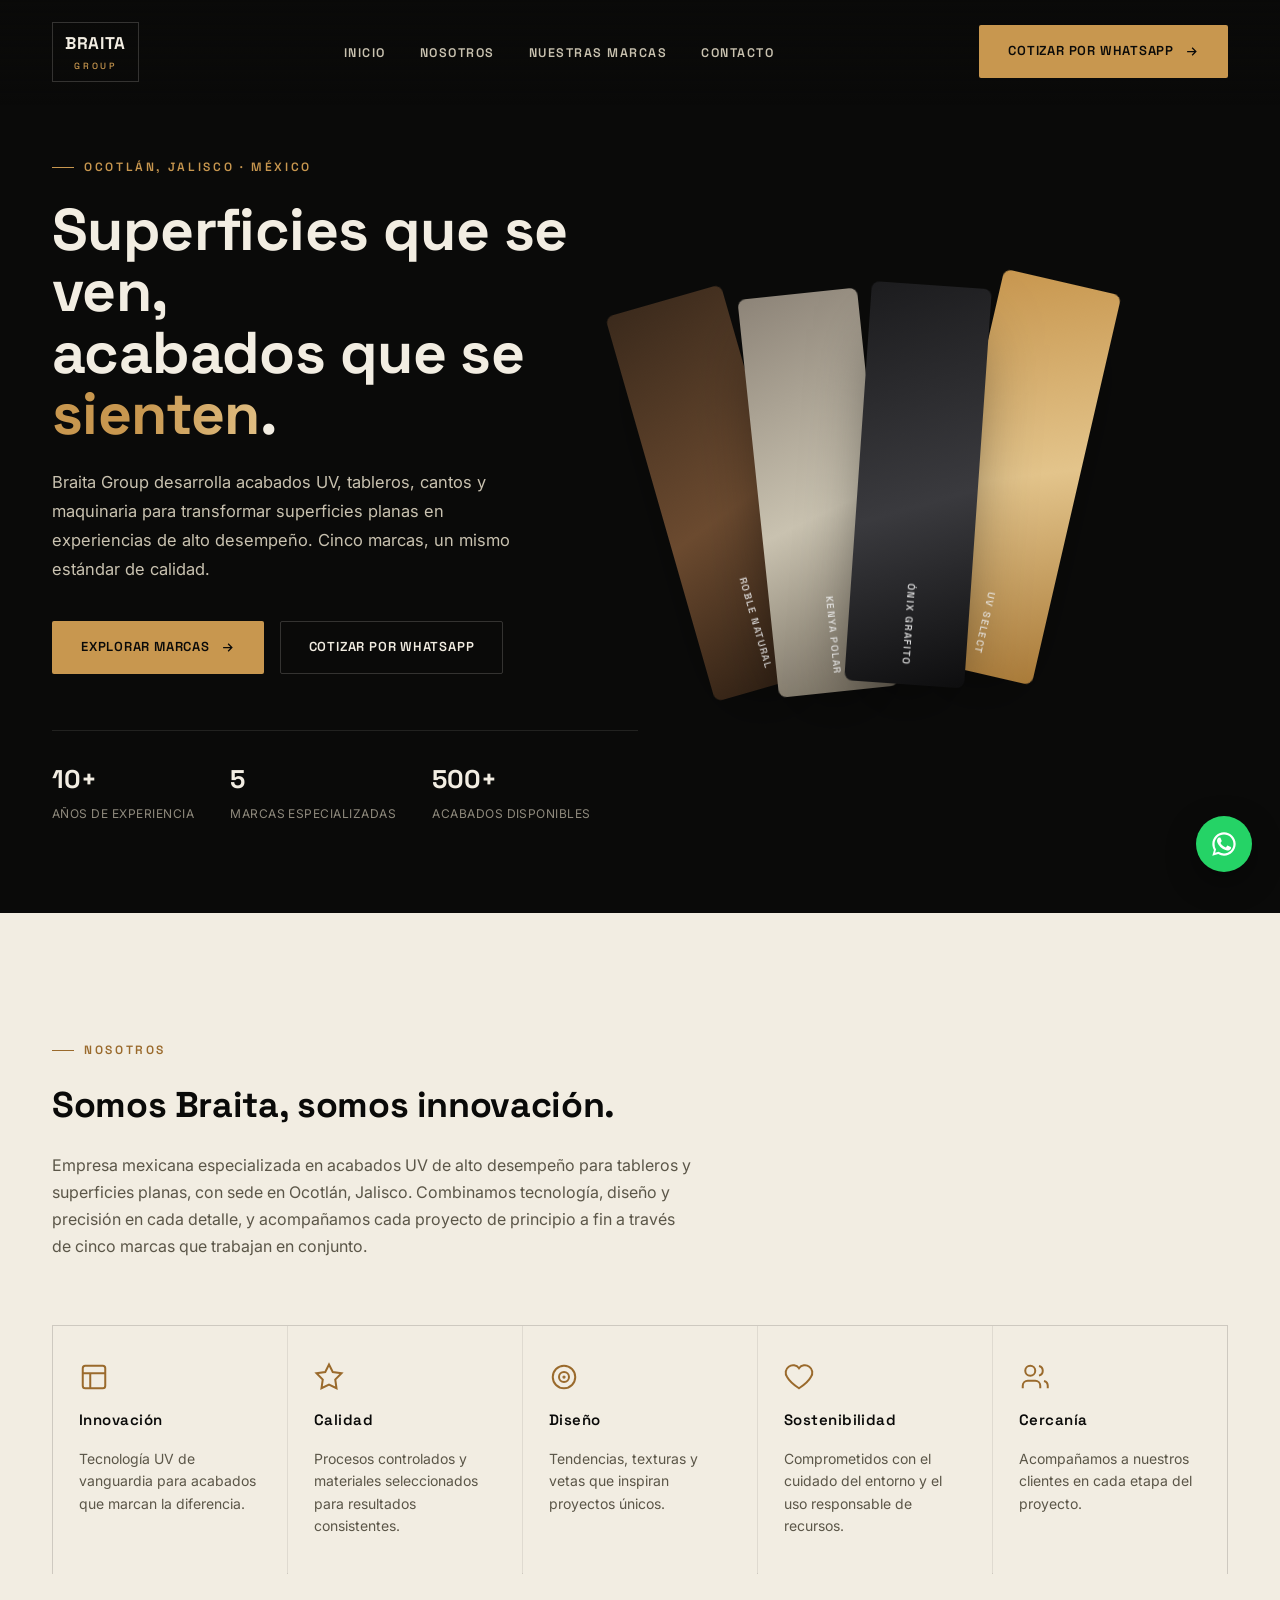
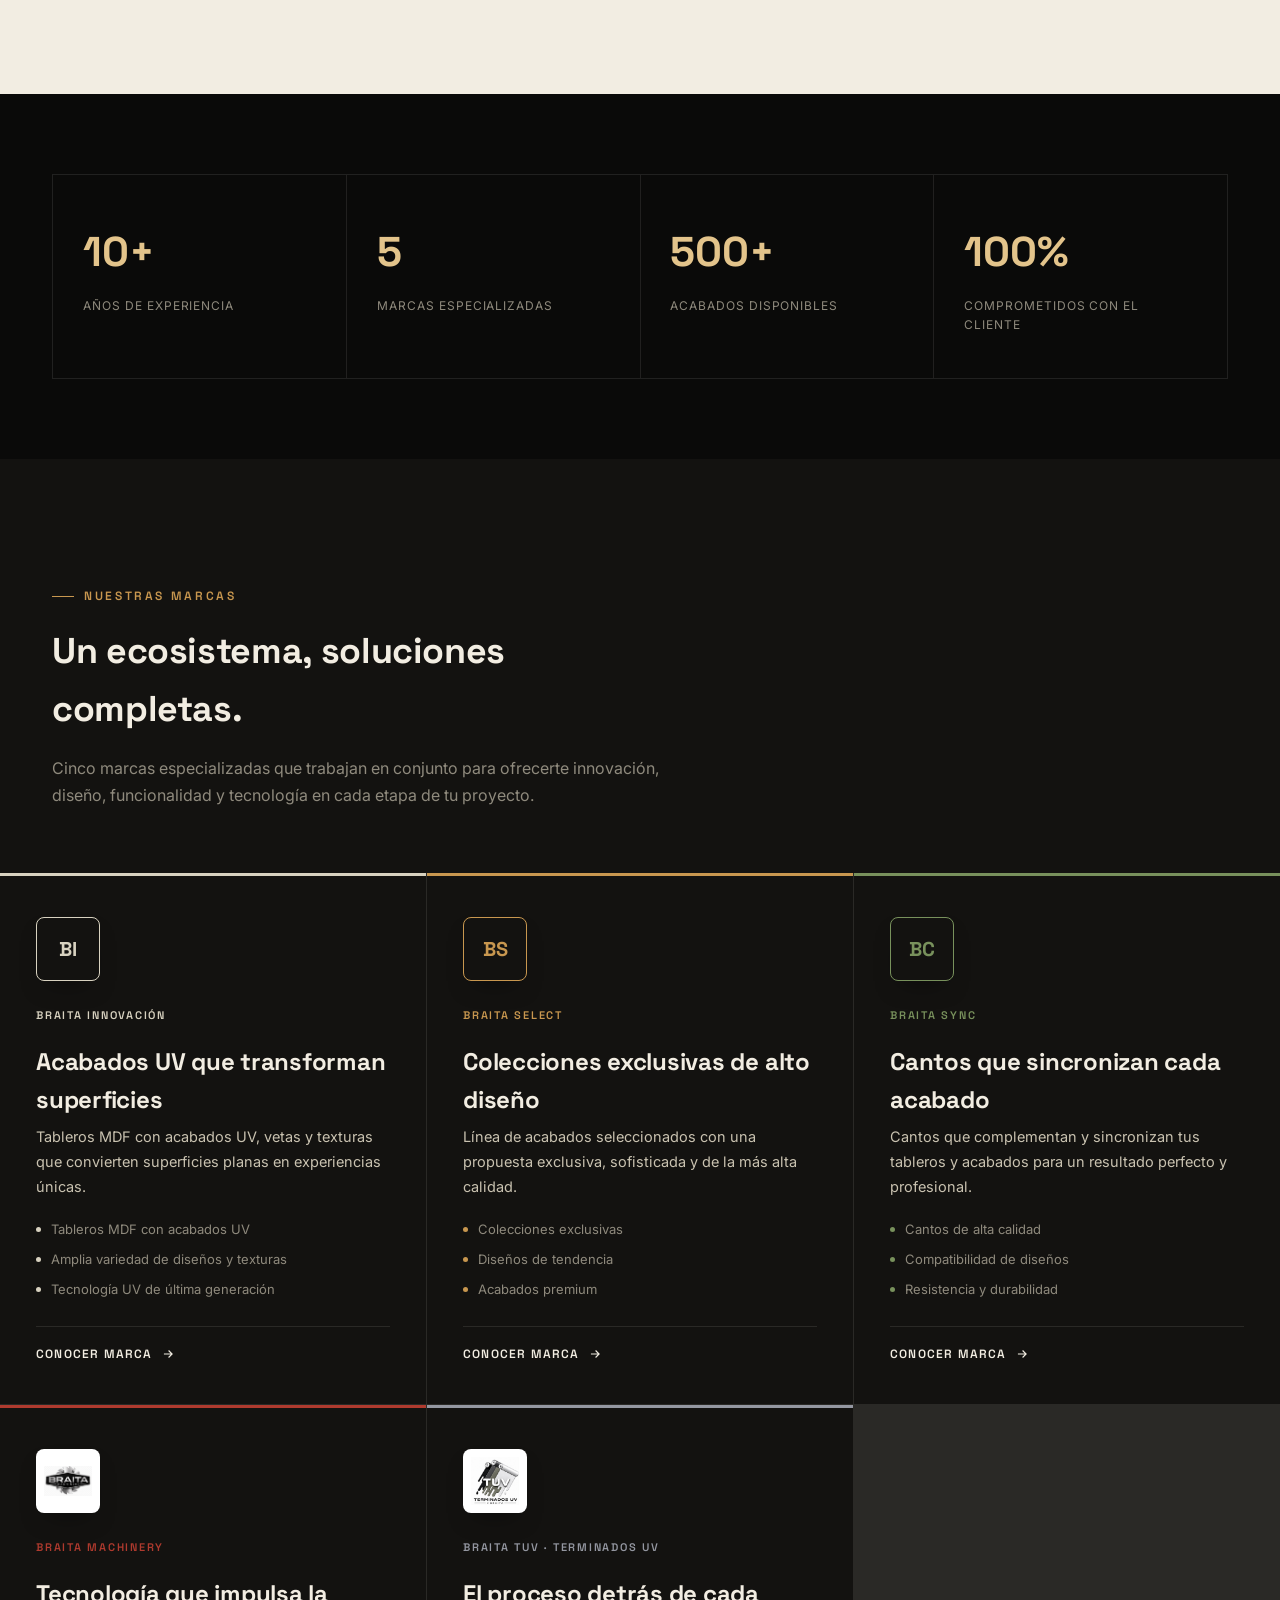
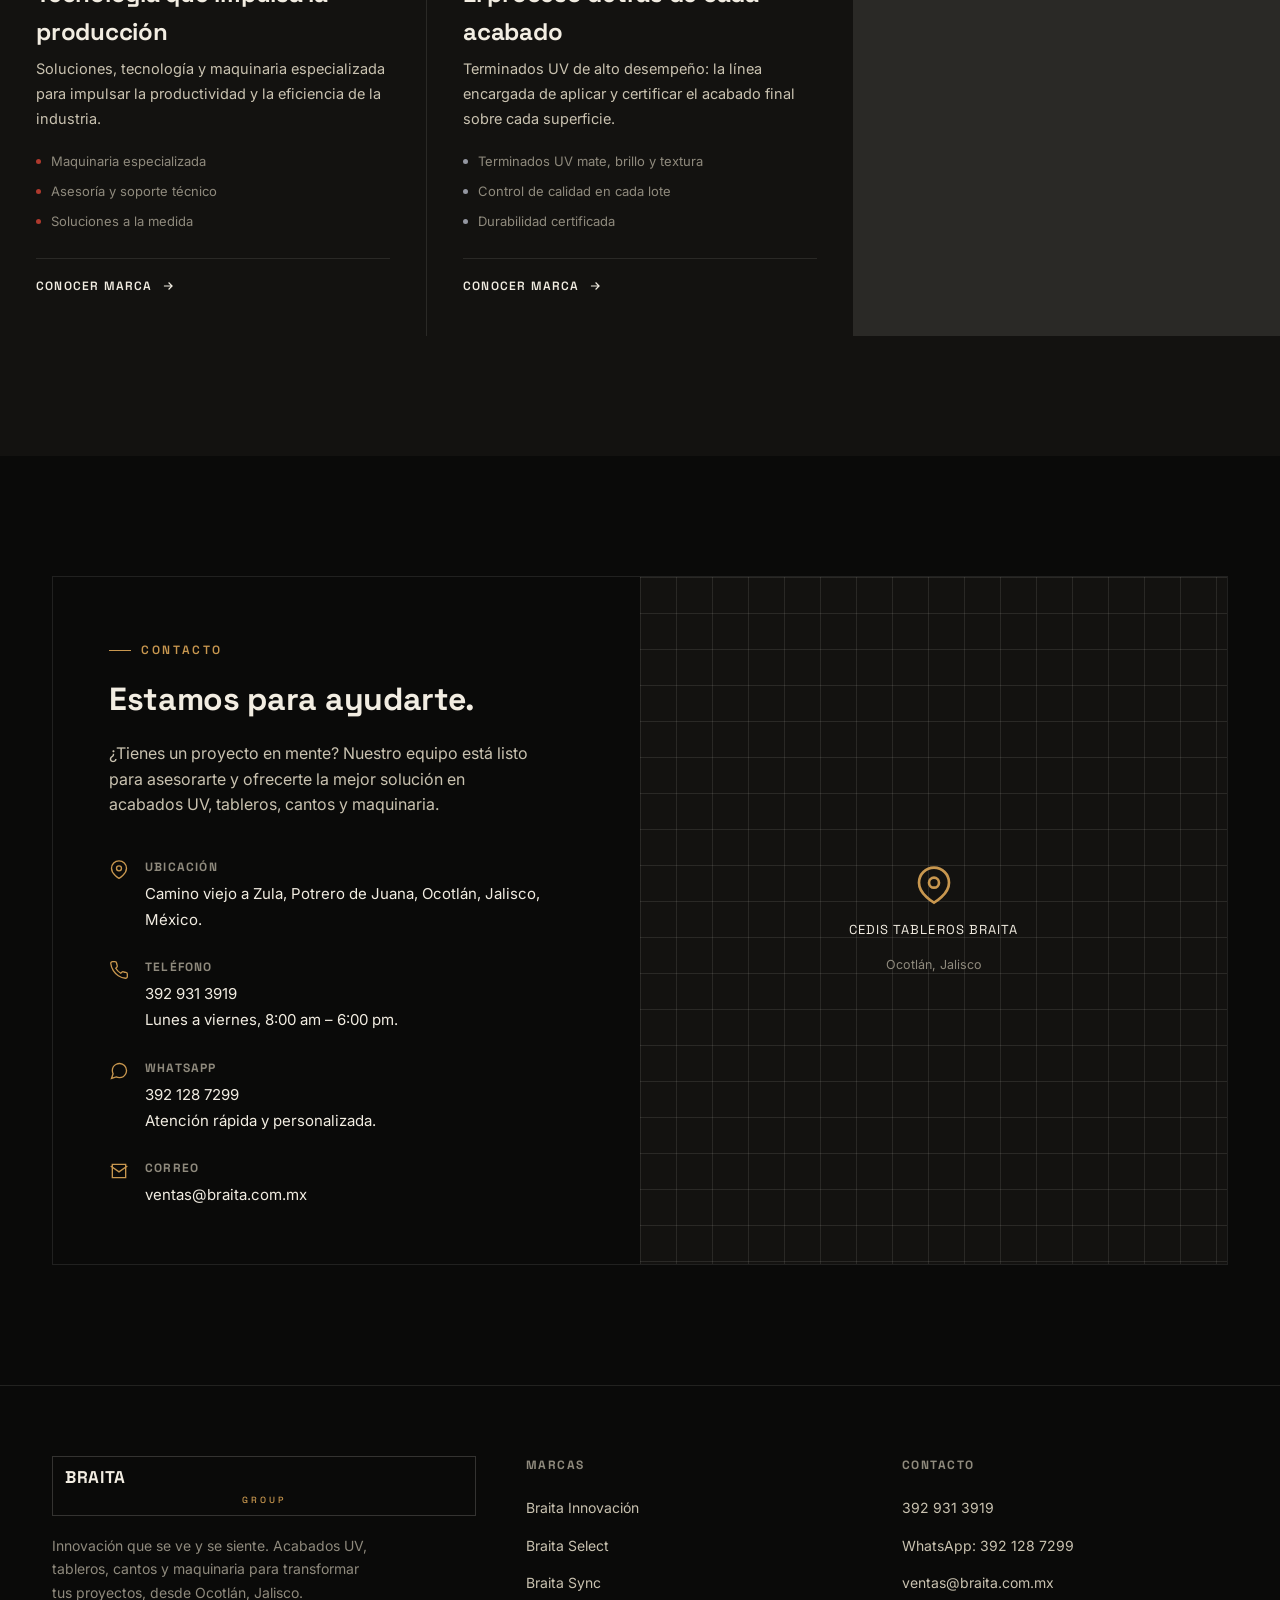
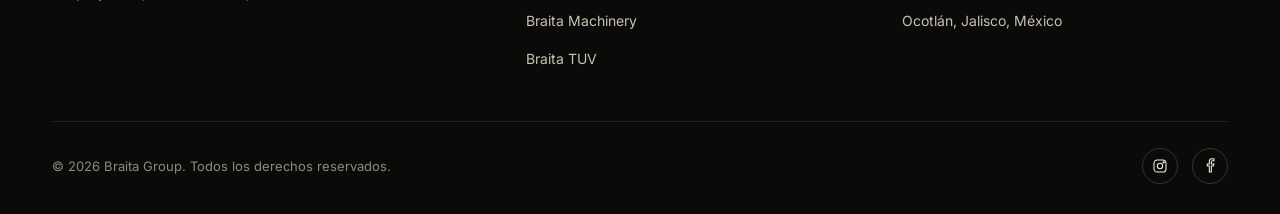
<file: index.html>
<!DOCTYPE html>
<html lang="es-MX">
<head>
<meta charset="UTF-8">
<meta name="viewport" content="width=device-width, initial-scale=1.0">
<title>Braita Group — Acabados UV, Tableros y Maquinaria | Ocotlán, Jalisco</title>
<meta name="description" content="Braita Group: acabados UV, tableros MDF, cantos y maquinaria industrial. Cinco marcas especializadas trabajando en conjunto desde Ocotlán, Jalisco.">
<style>
/* ==========================================================================
   BRAITA GROUP — Design tokens
   Display: Space Grotesk / Body: Inter
   ========================================================================== */

@import url('https://fonts.googleapis.com/css2?family=Space+Grotesk:wght@500;600;700&family=Inter:wght@400;500;600&display=swap');

:root{
  /* base */
  --ink-950:#0a0a09;
  --ink-900:#131210;
  --ink-850:#19170f;
  --ink-800:#211e17;
  --line:rgba(243,239,230,0.10);
  --line-strong:rgba(243,239,230,0.18);
  --paper:#f2ede2;
  --paper-dim:#e7e0d0;
  --bone:#c9c2b0;
  --ash:#8f8a7d;

  /* accent */
  --gold:#c8974f;
  --gold-light:#e3c48b;

  /* brand accents */
  --b-innovacion:#d8d2c0;
  --b-select:#c8974f;
  --b-sync:#78915c;
  --b-machinery:#af3a2e;
  --b-tuv:#9497a1;

  --font-display:'Space Grotesk', sans-serif;
  --font-body:'Inter', sans-serif;

  --container:1240px;
  --radius:2px;
  --ease:cubic-bezier(.16,.8,.24,1);
  /* premium, slow, "creamy" curve — soft acceleration, long gentle settle */
  --ease-premium:cubic-bezier(.19,1,.22,1);
  /* Genuine ease-IN-out: starts slow, builds speed through the middle,
     settles slowly at the end. This is what actually reads as a slow
     "unfold" — a fast-start/slow-tail curve (like --ease-premium above)
     concentrates almost all the visible motion in the first ~300ms no
     matter how long the transition-duration is, which is why the old
     version still looked like it "popped" even at 1.9s. */
  --ease-unfold:cubic-bezier(.76,0,.24,1);
  --dur-fast:.4s;
  --dur-medium:.9s;
  --dur-slow:1.4s;
  --dur-reveal:2.2s; /* dedicated, slower — only for scroll "unfold", never for hover */
}

*,*::before,*::after{box-sizing:border-box;}
html{scroll-behavior:smooth;}
body{
  margin:0;
  background:var(--ink-950);
  color:var(--paper);
  font-family:var(--font-body);
  font-size:16px;
  line-height:1.6;
  -webkit-font-smoothing:antialiased;
}
img{max-width:100%;display:block;}
a{color:inherit;text-decoration:none;}
ul{list-style:none;margin:0;padding:0;}
h1,h2,h3,h4{font-family:var(--font-display);margin:0;letter-spacing:-0.01em;}
p{margin:0;}
button{font:inherit;}

@media (prefers-reduced-motion: reduce){
  *{animation-duration:0.001ms !important; animation-iteration-count:1 !important; transition-duration:0.001ms !important; scroll-behavior:auto !important;}
}

.wrap{max-width:var(--container);margin:0 auto;padding:0 32px;}

.eyebrow{
  display:inline-flex;align-items:center;gap:10px;
  font-family:var(--font-display);
  font-size:12px;font-weight:600;
  letter-spacing:0.22em;text-transform:uppercase;
  color:var(--gold);
}
.eyebrow::before{
  content:"";width:22px;height:1px;background:var(--gold);
}

.btn{
  display:inline-flex;align-items:center;gap:10px;
  padding:15px 28px;
  font-family:var(--font-display);
  font-size:13px;font-weight:600;
  letter-spacing:0.06em;text-transform:uppercase;
  border-radius:var(--radius);
  border:1px solid transparent;
  cursor:pointer;
  transition:background var(--dur-medium) var(--ease-premium),
             color var(--dur-medium) var(--ease-premium),
             border-color var(--dur-medium) var(--ease-premium),
             transform var(--dur-medium) var(--ease-premium),
             box-shadow var(--dur-medium) var(--ease-premium);
  white-space:nowrap;
}
.btn-primary{background:var(--gold);color:var(--ink-950);}
.btn-primary:hover{background:var(--gold-light);transform:translateY(-2px);box-shadow:0 14px 30px -10px rgba(200,151,79,.45);}
.btn-ghost{border-color:var(--line-strong);color:var(--paper);background:transparent;}
.btn-ghost:hover{border-color:var(--gold);color:var(--gold-light);transform:translateY(-2px);}
.btn svg{width:15px;height:15px;transition:transform var(--dur-medium) var(--ease-premium);}
.btn:hover svg{transform:translateX(4px);}

/* ---------------------------------- HEADER ---------------------------------- */
.site-header{
  position:fixed;top:0;left:0;right:0;z-index:100;
  padding:22px 0;
  background:linear-gradient(180deg, rgba(10,10,9,.92), rgba(10,10,9,0));
  transition:background .35s var(--ease), padding .35s var(--ease), border-color .35s var(--ease);
  border-bottom:1px solid transparent;
}
.site-header.is-scrolled{
  padding:14px 0;
  background:rgba(10,10,9,.86);
  backdrop-filter:blur(10px);
  border-bottom-color:var(--line);
}
.site-header .wrap{display:flex;align-items:center;justify-content:space-between;gap:24px;}

.logo{display:flex;align-items:center;gap:10px;}
.logo-mark{
  border:1px solid var(--line-strong);
  padding:7px 12px;
  font-family:var(--font-display);font-weight:700;font-size:17px;
  letter-spacing:0.04em;
}
.logo-mark span{display:block;font-size:9px;font-weight:500;letter-spacing:0.32em;color:var(--gold);text-align:center;margin-top:2px;}

.main-nav ul{display:flex;gap:34px;}
.main-nav a{
  font-family:var(--font-display);font-size:12.5px;font-weight:600;
  letter-spacing:0.12em;text-transform:uppercase;
  color:var(--bone);
  position:relative;padding-bottom:4px;
  transition:color .25s;
}
.main-nav a::after{
  content:"";position:absolute;left:0;bottom:0;width:0;height:1px;
  background:var(--gold);transition:width .3s var(--ease);
}
.main-nav a:hover{color:var(--paper);}
.main-nav a:hover::after{width:100%;}

.header-actions{display:flex;align-items:center;gap:18px;}
.nav-toggle{display:none;background:none;border:none;color:var(--paper);cursor:pointer;padding:4px;}
.nav-toggle svg{width:24px;height:24px;}

@media (max-width:900px){
  .main-nav{
    position:fixed;inset:0;top:0;
    background:var(--ink-950);
    display:flex;align-items:center;justify-content:center;
    transform:translateX(100%);
    transition:transform .4s var(--ease);
    z-index:99;
  }
  .main-nav.is-open{transform:translateX(0);}
  .main-nav ul{flex-direction:column;align-items:center;gap:30px;}
  .main-nav a{font-size:20px;}
  .header-actions .btn-primary{display:none;}
  .nav-toggle{display:block;z-index:101;}
}

/* ---------------------------------- HERO ---------------------------------- */
.hero{
  position:relative;
  min-height:100vh;
  display:flex;align-items:center;
  padding:150px 0 90px;
  overflow:hidden;
}
.hero .wrap{display:grid;grid-template-columns:1.05fr 0.95fr;gap:60px;align-items:center;}
.hero-copy h1{
  font-size:clamp(2.6rem, 4.6vw, 4.4rem);
  font-weight:700;line-height:1.04;
  color:var(--paper);
}
.hero-copy h1 em{
  font-style:normal;color:var(--gold);
}
.hero-copy .eyebrow{margin-bottom:22px;}
.hero-copy p.lead{
  margin-top:24px;max-width:480px;
  color:var(--bone);font-size:16.5px;line-height:1.75;
}
.hero-actions{display:flex;gap:16px;margin-top:38px;flex-wrap:wrap;}

.hero-meta{display:flex;gap:36px;margin-top:56px;padding-top:28px;border-top:1px solid var(--line);}
.hero-meta div{display:flex;flex-direction:column;gap:4px;}
.hero-meta strong{font-family:var(--font-display);font-size:1.6rem;color:var(--paper);}
.hero-meta span{font-size:12px;letter-spacing:0.04em;color:var(--ash);text-transform:uppercase;}

/* Signature: angled material swatch stack.
   Base position/rotation lives here as a static fallback (no-JS, reduced-motion).
   With JS enabled, script.js drives a single requestAnimationFrame loop that
   blends a slow idle "breathing" float with gentle mouse parallax, writing
   directly to each .swatch's transform — this is the ONLY thing that moves it,
   so there's no fight between CSS :hover rules and JS anymore. */
.swatch-stack{
  position:relative;height:520px;
  display:flex;justify-content:center;align-items:center;
}
.swatch{
  position:absolute;
  width:120px;height:400px;
  border-radius:8px;
  box-shadow:0 30px 70px -22px rgba(0,0,0,.65);
  transition:box-shadow var(--dur-slow) var(--ease-premium);
  will-change:transform;
}
.swatch::after{
  content:attr(data-label);
  position:absolute;bottom:18px;left:50%;transform:translateX(-50%);
  font-family:var(--font-display);font-size:10px;font-weight:600;
  letter-spacing:0.14em;text-transform:uppercase;
  color:rgba(255,255,255,.85);
  writing-mode:vertical-rl;
}
.swatch.s1{background:linear-gradient(160deg,#3b2a1c,#6b4a2f 55%,#2a1c11); left:-40px; transform:rotate(-16deg) translateY(10px);}
.swatch.s2{background:linear-gradient(160deg,#8d8478,#c9c2b0 55%,#726a5c); left:60px;  transform:rotate(-6deg) translateY(-10px); z-index:2;}
.swatch.s3{background:linear-gradient(160deg,#1c1c1e,#3a3a3e 55%,#0d0d0e); left:160px; transform:rotate(4deg) translateY(4px); z-index:3;}
.swatch.s4{background:linear-gradient(160deg,#c8974f,#e3c48b 50%,#a97a38); left:260px; transform:rotate(13deg) translateY(-14px); z-index:1;}
.swatch-stack:hover .swatch{box-shadow:0 40px 90px -20px rgba(0,0,0,.75);}

@media (max-width:900px){
  .hero .wrap{grid-template-columns:1fr;}
  .swatch-stack{height:300px;margin-top:20px;}
  .swatch{width:80px;height:240px;}
  .hero-meta{gap:22px;flex-wrap:wrap;}
}

/* ---------------------------------- SECTION SHELLS ---------------------------------- */
section{position:relative;}
.section-pad{padding:120px 0;}
.band-dark{background:var(--ink-950);}
.band-alt{background:var(--ink-900);}
.band-paper{background:var(--paper);color:var(--ink-950);}
.band-paper .eyebrow{color:#9a6a2c;}
.band-paper .eyebrow::before{background:#9a6a2c;}

.section-head{max-width:640px;margin-bottom:64px;}
.section-head h2{font-size:clamp(1.9rem,2.8vw,2.7rem);font-weight:700;margin-top:16px;}
.section-head p{margin-top:18px;color:var(--ash);font-size:16px;line-height:1.7;}
.band-paper .section-head p{color:#5b5648;}

/* ---------------------------------- ESENCIA (pillars) ---------------------------------- */
.pillars{
  display:grid;grid-template-columns:repeat(5,1fr);gap:1px;
  background:rgba(10,10,9,0.08);
  border:1px solid rgba(10,10,9,0.08);
}
.pillar{
  background:var(--paper);padding:36px 26px;
  display:flex;flex-direction:column;gap:16px;
}
.pillar svg{width:30px;height:30px;stroke:#9a6a2c;}
.pillar h3{font-size:15px;font-weight:600;letter-spacing:0.03em;}
.pillar p{font-size:14px;color:#5b5648;line-height:1.6;}

@media (max-width:900px){
  .pillars{grid-template-columns:repeat(2,1fr);}
}

/* ---------------------------------- STATS ---------------------------------- */
.stats{display:grid;grid-template-columns:repeat(4,1fr);border:1px solid var(--line);}
.stat{
  padding:44px 30px;border-right:1px solid var(--line);
  display:flex;flex-direction:column;gap:10px;
}
.stat:last-child{border-right:none;}
.stat strong{font-family:var(--font-display);font-size:2.6rem;color:var(--gold-light);font-weight:700;}
.stat span{font-size:12px;letter-spacing:0.08em;text-transform:uppercase;color:var(--ash);}

@media (max-width:900px){
  .stats{grid-template-columns:repeat(2,1fr);}
  .stat{border-bottom:1px solid var(--line);}
}

/* ---------------------------------- MARCAS (brand cards) ---------------------------------- */
.brand-grid{display:grid;grid-template-columns:repeat(3,1fr);gap:1px;background:var(--line);}
.brand-card{
  --accent: var(--gold);
  background:var(--ink-900);
  padding:44px 36px 40px;
  min-height:400px;
  display:flex;flex-direction:column;
  position:relative;
  overflow:hidden;
  transition:background var(--dur-slow) var(--ease-premium),
             transform var(--dur-slow) var(--ease-premium),
             box-shadow var(--dur-slow) var(--ease-premium);
}
.brand-card::before{
  content:"";position:absolute;top:0;left:0;right:0;height:3px;
  background:var(--accent);
}
.brand-card::after{
  content:"";position:absolute;right:-40px;top:-40px;width:140px;height:140px;
  border-radius:50%;
  background:var(--accent);opacity:0;filter:blur(40px);
  transition:opacity var(--dur-slow) var(--ease-premium);
}
.brand-card:hover{
  background:var(--ink-850);
  transform:translateY(-8px);
  box-shadow:0 34px 60px -28px rgba(0,0,0,.6);
}
.brand-card:hover::after{opacity:.16;}
.brand-card:hover::after{opacity:.16;}

.brand-card.card-innovacion{--accent:var(--b-innovacion);}
.brand-card.card-select{--accent:var(--b-select);}
.brand-card.card-sync{--accent:var(--b-sync);}
.brand-card.card-machinery{--accent:var(--b-machinery);}
.brand-card.card-tuv{--accent:var(--b-tuv);}

.brand-mark{
  width:64px;height:64px;border-radius:8px;
  background:#fff;
  display:flex;align-items:center;justify-content:center;
  margin-bottom:26px;
  padding:8px;
  box-shadow:0 12px 24px -12px rgba(0,0,0,.5);
}
.brand-mark img{width:100%;height:100%;object-fit:contain;}
.brand-mark.text-mark{
  background:transparent;border:1px solid var(--accent);
  font-family:var(--font-display);font-weight:700;font-size:20px;
  color:var(--accent);
}

.brand-card h3{font-size:1.5rem;font-weight:700;margin-bottom:6px;}
.brand-card .brand-sub{
  font-family:var(--font-display);font-size:11px;font-weight:600;
  letter-spacing:0.16em;text-transform:uppercase;color:var(--accent);
  margin-bottom:18px;
}
.brand-card p.desc{color:var(--bone);font-size:14.5px;line-height:1.7;flex:1;}
.brand-card .feats{margin:20px 0 26px;display:flex;flex-direction:column;gap:9px;}
.brand-card .feats li{
  font-size:13px;color:var(--ash);display:flex;align-items:center;gap:10px;
}
.brand-card .feats li::before{
  content:"";width:5px;height:5px;background:var(--accent);border-radius:50%;flex:none;
}
.brand-card .card-link{
  margin-top:auto;
  display:inline-flex;align-items:center;gap:8px;
  font-family:var(--font-display);font-size:12px;font-weight:600;
  letter-spacing:0.1em;text-transform:uppercase;
  color:var(--paper);
  padding-top:18px;border-top:1px solid var(--line);
}
.brand-card .card-link svg{width:14px;height:14px;transition:transform .3s var(--ease);}
.brand-card:hover .card-link svg{transform:translateX(4px);}
.brand-card.card-wide{grid-column:span 1;}

@media (max-width:1050px){
  .brand-grid{grid-template-columns:repeat(2,1fr);}
}
@media (max-width:640px){
  .brand-grid{grid-template-columns:1fr;}
}

/* ---------------------------------- UBICACION / CONTACTO ---------------------------------- */
.contact-block{
  display:grid;grid-template-columns:1fr 1fr;gap:0;
  border:1px solid var(--line);
}
.contact-info{padding:56px;}
.contact-info h2{font-size:2rem;margin-top:14px;}
.contact-info p.lead{color:var(--bone);margin-top:16px;max-width:420px;}
.info-list{margin-top:40px;display:flex;flex-direction:column;gap:26px;}
.info-list .row{display:flex;gap:16px;align-items:flex-start;}
.info-list svg{width:20px;height:20px;stroke:var(--gold);flex:none;margin-top:2px;}
.info-list strong{display:block;font-family:var(--font-display);font-size:12px;letter-spacing:0.1em;text-transform:uppercase;color:var(--ash);margin-bottom:4px;}
.info-list span, .info-list a{font-size:15px;color:var(--paper);}

.map-visual{
  position:relative;background:var(--ink-900);
  display:flex;align-items:center;justify-content:center;
  min-height:380px;
  background-image:
    linear-gradient(var(--line) 1px, transparent 1px),
    linear-gradient(90deg, var(--line) 1px, transparent 1px);
  background-size:36px 36px;
}
.map-pin{display:flex;flex-direction:column;align-items:center;gap:14px;}
.map-pin svg{width:40px;height:40px;stroke:var(--gold);animation:pulse-pin 2.6s ease-in-out infinite;}
.map-pin span{font-family:var(--font-display);font-size:13px;letter-spacing:0.08em;text-transform:uppercase;color:var(--paper);}
.map-pin small{color:var(--ash);font-size:12.5px;}
@keyframes pulse-pin{0%,100%{transform:translateY(0);}50%{transform:translateY(-8px);}}

@media (max-width:900px){
  .contact-block{grid-template-columns:1fr;}
  .contact-info{padding:40px 28px;}
}

/* ---------------------------------- FOOTER ---------------------------------- */
.site-footer{background:var(--ink-950);border-top:1px solid var(--line);padding:70px 0 30px;}
.footer-top{display:grid;grid-template-columns:1.3fr 1fr 1fr;gap:50px;padding-bottom:50px;border-bottom:1px solid var(--line);}
.footer-brand p{color:var(--ash);margin-top:18px;max-width:320px;font-size:14px;line-height:1.7;}
.footer-col h4{font-family:var(--font-display);font-size:12px;letter-spacing:0.12em;text-transform:uppercase;color:var(--ash);margin-bottom:20px;}
.footer-col ul{display:flex;flex-direction:column;gap:12px;}
.footer-col a{font-size:14px;color:var(--bone);transition:color .2s;}
.footer-col a:hover{color:var(--gold-light);}
.footer-bottom{display:flex;justify-content:space-between;align-items:center;padding-top:26px;flex-wrap:wrap;gap:16px;}
.footer-bottom p{font-size:13px;color:var(--ash);}
.socials{display:flex;gap:14px;}
.socials a{
  width:36px;height:36px;border:1px solid var(--line-strong);border-radius:50%;
  display:flex;align-items:center;justify-content:center;transition:all .25s;
}
.socials a:hover{border-color:var(--gold);color:var(--gold-light);}
.socials svg{width:16px;height:16px;}

@media (max-width:900px){
  .footer-top{grid-template-columns:1fr;gap:36px;}
}

/* ---------------------------------- WHATSAPP FAB ---------------------------------- */
.wa-fab{
  position:fixed;bottom:28px;right:28px;z-index:90;
  width:56px;height:56px;border-radius:50%;
  background:#25D366;display:flex;align-items:center;justify-content:center;
  box-shadow:0 10px 30px rgba(0,0,0,.4);
  transition:transform var(--dur-medium) var(--ease-premium);
  animation:wa-breathe 3.6s var(--ease-premium) infinite;
}
.wa-fab:hover{transform:scale(1.08);animation-play-state:paused;}
.wa-fab svg{width:28px;height:28px;fill:#fff;}
@keyframes wa-breathe{
  0%,100%{box-shadow:0 10px 30px rgba(0,0,0,.4), 0 0 0 0 rgba(37,211,102,.35);}
  50%{box-shadow:0 10px 30px rgba(0,0,0,.4), 0 0 0 10px rgba(37,211,102,0);}
}

/* ---------------------------------- REVEAL ---------------------------------- */
/* The base block-level reveal: bigger travel distance + longer duration
   than the old version on purpose, so it reads as an unhurried "unfold"
   instead of a snap-into-place. This is the ONLY thing that animates
   opacity/transform/filter on these elements — nothing else touches them,
   so there's nothing for it to fight with. */
.reveal{
  opacity:0;
  transform:translateY(52px) scale(.96);
  filter:blur(10px);
  transition:opacity var(--dur-reveal) var(--ease-unfold),
             transform var(--dur-reveal) var(--ease-unfold),
             filter var(--dur-reveal) var(--ease-unfold);
}
.reveal.is-visible{opacity:1;transform:translateY(0) scale(1);filter:blur(0);}

/* ---- Per-section cascade ----
   Each group below reveals its own children in a short, LOCAL stagger
   (delays only ever count 1..5 within that one group — never a running
   count across the whole page, which is what causes far-down sections to
   take seconds to appear). Every group uses the same card-rise keyframe
   so the cascade feels consistent across the whole site. */
@keyframes card-rise{
  from{opacity:0;transform:translateY(34px) scale(.97);filter:blur(6px);}
  to{opacity:1;transform:translateY(0) scale(1);filter:blur(0);}
}

.brand-grid.reveal.is-visible .brand-card,
.pillars.reveal.is-visible .pillar,
.wrap.reveal.is-visible .stat,
.wrap.reveal.is-visible .info-list .row{
  animation:card-rise var(--dur-reveal) var(--ease-unfold) both;
}

.brand-grid .brand-card:nth-child(1),
.pillars .pillar:nth-child(1),
.stat:nth-child(1),
.info-list .row:nth-child(1){animation-delay:.08s;}

.brand-grid .brand-card:nth-child(2),
.pillars .pillar:nth-child(2),
.stat:nth-child(2),
.info-list .row:nth-child(2){animation-delay:.2s;}

.brand-grid .brand-card:nth-child(3),
.pillars .pillar:nth-child(3),
.stat:nth-child(3),
.info-list .row:nth-child(3){animation-delay:.32s;}

.brand-grid .brand-card:nth-child(4),
.pillars .pillar:nth-child(4),
.stat:nth-child(4),
.info-list .row:nth-child(4){animation-delay:.44s;}

.brand-grid .brand-card:nth-child(5),
.pillars .pillar:nth-child(5){animation-delay:.56s;}

@media (prefers-reduced-motion: reduce){
  .reveal{filter:none;}
  .brand-grid .brand-card, .pillars .pillar, .stat, .info-list .row{animation:none !important;}
}

/* ---------------------------------- SCROLL PROGRESS BAR ---------------------------------- */
#scroll-progress{
  position:fixed;top:0;left:0;height:3px;width:0%;
  background:linear-gradient(90deg, var(--gold), var(--gold-light));
  z-index:200;
  transition:width .12s linear; /* short + linear on purpose: this one tracks scroll position directly, it isn't a "reveal" */
}

/* ---------------------------------- BUTTON RIPPLE ---------------------------------- */
/* Circle is spawned by JS on click; only the keyframe lives in CSS. */
.btn{position:relative;overflow:hidden;} /* needed so the ripple clips inside the button */
@keyframes btn-ripple{
  to{transform:scale(4);opacity:0;}
}

/* ---------------------------------- GOLD TEXT SHIMMER ---------------------------------- */
/* Used sparingly on a single emphasis word — a slow shifting gold gradient,
   not a flashy effect. Falls back to solid --gold-light if the browser
   can't clip a gradient to text. */
.text-shimmer{
  background:linear-gradient(100deg, var(--gold) 20%, var(--gold-light) 50%, var(--gold) 80%);
  background-size:220% auto;
  -webkit-background-clip:text;
  background-clip:text;
  -webkit-text-fill-color:transparent;
  animation:shimmer-shift 6s ease-in-out infinite;
}
@keyframes shimmer-shift{
  0%,100%{background-position:0% 50%;}
  50%{background-position:100% 50%;}
}
@media (prefers-reduced-motion: reduce){
  .text-shimmer{animation:none;}
}

/* ---------------------------------- ANCHOR SCROLL OFFSET ---------------------------------- */
/* So sections don't end up hidden under the fixed header when jumped to
   via #nosotros / #marcas / #ubicacion links. */
section[id]{scroll-margin-top:96px;}

</style>
</head>
<body>
<div id="scroll-progress"></div>


<!-- ============================= HEADER ============================= -->
<header class="site-header">
  <div class="wrap">
    <a href="index.html" class="logo">
      <div class="logo-mark">BRAITA<span>GROUP</span></div>
    </a>

    <nav class="main-nav">
      <ul>
        <li><a href="index.html">Inicio</a></li>
        <li><a href="#nosotros">Nosotros</a></li>
        <li><a href="#marcas">Nuestras Marcas</a></li>
        <li><a href="#ubicacion">Contacto</a></li>
      </ul>
    </nav>

    <div class="header-actions">
      <a class="btn btn-primary" href="https://wa.me/523921287299" target="_blank" rel="noopener">
        Cotizar por WhatsApp
        <svg viewBox="0 0 24 24" fill="none" stroke="currentColor" stroke-width="2"><path d="M5 12h14M13 6l6 6-6 6"/></svg>
      </a>
      <button class="nav-toggle" aria-label="Abrir menú" aria-expanded="false">
        <svg viewBox="0 0 24 24" fill="none" stroke="currentColor" stroke-width="2"><path d="M4 6h16M4 12h16M4 18h16"/></svg>
      </button>
    </div>
  </div>
</header>

<main>

  <!-- ============================= HERO ============================= -->
  <section class="hero">
    <div class="wrap">
      <div class="hero-copy">
        <span class="eyebrow">Ocotlán, Jalisco · México</span>
        <h1>Superficies que se ven,<br>acabados que se <em class="text-shimmer">sienten</em>.</h1>
        <p class="lead">Braita Group desarrolla acabados UV, tableros, cantos y maquinaria para transformar superficies planas en experiencias de alto desempeño. Cinco marcas, un mismo estándar de calidad.</p>
        <div class="hero-actions">
          <a class="btn btn-primary" href="#marcas">
            Explorar marcas
            <svg viewBox="0 0 24 24" fill="none" stroke="currentColor" stroke-width="2"><path d="M5 12h14M13 6l6 6-6 6"/></svg>
          </a>
          <a class="btn btn-ghost" href="https://wa.me/523921287299" target="_blank" rel="noopener">Cotizar por WhatsApp</a>
        </div>

        <div class="hero-meta">
          <div><strong>10+</strong><span>Años de experiencia</span></div>
          <div><strong>5</strong><span>Marcas especializadas</span></div>
          <div><strong>500+</strong><span>Acabados disponibles</span></div>
        </div>
      </div>

      <div class="swatch-stack" aria-hidden="true">
        <div class="swatch s1" data-label="Roble Natural"></div>
        <div class="swatch s2" data-label="Kenya Polar"></div>
        <div class="swatch s3" data-label="Ónix Grafito"></div>
        <div class="swatch s4" data-label="UV Select"></div>
      </div>
    </div>
  </section>

  <!-- ============================= NOSOTROS ============================= -->
  <section id="nosotros" class="band-paper section-pad">
    <div class="wrap">
      <div class="section-head reveal">
        <span class="eyebrow">Nosotros</span>
        <h2>Somos Braita, somos innovación.</h2>
        <p>Empresa mexicana especializada en acabados UV de alto desempeño para tableros y superficies planas, con sede en Ocotlán, Jalisco. Combinamos tecnología, diseño y precisión en cada detalle, y acompañamos cada proyecto de principio a fin a través de cinco marcas que trabajan en conjunto.</p>
      </div>

      <div class="pillars reveal">
        <div class="pillar">
          <svg viewBox="0 0 24 24" fill="none" stroke-width="1.6"><rect x="3" y="3" width="18" height="18" rx="2"/><path d="M3 9h18M9 21V9"/></svg>
          <h3>Innovación</h3>
          <p>Tecnología UV de vanguardia para acabados que marcan la diferencia.</p>
        </div>
        <div class="pillar">
          <svg viewBox="0 0 24 24" fill="none" stroke-width="1.6"><path d="M12 2l3 6 7 1-5 5 1 7-6-3-6 3 1-7-5-5 7-1z"/></svg>
          <h3>Calidad</h3>
          <p>Procesos controlados y materiales seleccionados para resultados consistentes.</p>
        </div>
        <div class="pillar">
          <svg viewBox="0 0 24 24" fill="none" stroke-width="1.6"><circle cx="12" cy="12" r="9"/><circle cx="12" cy="12" r="4"/><circle cx="12" cy="12" r="0.5" fill="currentColor"/></svg>
          <h3>Diseño</h3>
          <p>Tendencias, texturas y vetas que inspiran proyectos únicos.</p>
        </div>
        <div class="pillar">
          <svg viewBox="0 0 24 24" fill="none" stroke-width="1.6"><path d="M12 21s-7-4.5-9.5-9A5.5 5.5 0 0112 5a5.5 5.5 0 019.5 7c-2.5 4.5-9.5 9-9.5 9z"/></svg>
          <h3>Sostenibilidad</h3>
          <p>Comprometidos con el cuidado del entorno y el uso responsable de recursos.</p>
        </div>
        <div class="pillar">
          <svg viewBox="0 0 24 24" fill="none" stroke-width="1.6"><path d="M17 21v-2a4 4 0 00-4-4H7a4 4 0 00-4 4v2"/><circle cx="9" cy="7" r="4"/><path d="M23 21v-2a4 4 0 00-3-3.87"/><path d="M16 3.13a4 4 0 010 7.75"/></svg>
          <h3>Cercanía</h3>
          <p>Acompañamos a nuestros clientes en cada etapa del proyecto.</p>
        </div>
      </div>
    </div>
  </section>

  <!-- ============================= STATS ============================= -->
  <section class="band-dark section-pad" style="padding-top:80px;padding-bottom:80px;">
    <div class="wrap reveal">
      <div class="stats">
        <div class="stat"><strong>10+</strong><span>Años de experiencia</span></div>
        <div class="stat"><strong>5</strong><span>Marcas especializadas</span></div>
        <div class="stat"><strong>500+</strong><span>Acabados disponibles</span></div>
        <div class="stat"><strong>100%</strong><span>Comprometidos con el cliente</span></div>
      </div>
    </div>
  </section>

  <!-- ============================= MARCAS ============================= -->
  <section id="marcas" class="band-alt section-pad">
    <div class="wrap">
      <div class="section-head reveal">
        <span class="eyebrow">Nuestras marcas</span>
        <h2>Un ecosistema, soluciones completas.</h2>
        <p>Cinco marcas especializadas que trabajan en conjunto para ofrecerte innovación, diseño, funcionalidad y tecnología en cada etapa de tu proyecto.</p>
      </div>
    </div>

    <div class="brand-grid reveal">

      <!-- Innovación -->
      <a href="braita-innovacion.html" class="brand-card card-innovacion">
        <div class="brand-mark text-mark">BI</div>
        <div class="brand-sub">Braita Innovación</div>
        <h3>Acabados UV que transforman superficies</h3>
        <p class="desc">Tableros MDF con acabados UV, vetas y texturas que convierten superficies planas en experiencias únicas.</p>
        <ul class="feats">
          <li>Tableros MDF con acabados UV</li>
          <li>Amplia variedad de diseños y texturas</li>
          <li>Tecnología UV de última generación</li>
        </ul>
        <span class="card-link">Conocer marca <svg viewBox="0 0 24 24" fill="none" stroke="currentColor" stroke-width="2"><path d="M5 12h14M13 6l6 6-6 6"/></svg></span>
      </a>

      <!-- Select -->
      <a href="braita-select.html" class="brand-card card-select">
        <div class="brand-mark text-mark">BS</div>
        <div class="brand-sub">Braita Select</div>
        <h3>Colecciones exclusivas de alto diseño</h3>
        <p class="desc">Línea de acabados seleccionados con una propuesta exclusiva, sofisticada y de la más alta calidad.</p>
        <ul class="feats">
          <li>Colecciones exclusivas</li>
          <li>Diseños de tendencia</li>
          <li>Acabados premium</li>
        </ul>
        <span class="card-link">Conocer marca <svg viewBox="0 0 24 24" fill="none" stroke="currentColor" stroke-width="2"><path d="M5 12h14M13 6l6 6-6 6"/></svg></span>
      </a>

      <!-- Sync -->
      <a href="braita-sync.html" class="brand-card card-sync">
        <div class="brand-mark text-mark">BC</div>
        <div class="brand-sub">Braita Sync</div>
        <h3>Cantos que sincronizan cada acabado</h3>
        <p class="desc">Cantos que complementan y sincronizan tus tableros y acabados para un resultado perfecto y profesional.</p>
        <ul class="feats">
          <li>Cantos de alta calidad</li>
          <li>Compatibilidad de diseños</li>
          <li>Resistencia y durabilidad</li>
        </ul>
        <span class="card-link">Conocer marca <svg viewBox="0 0 24 24" fill="none" stroke="currentColor" stroke-width="2"><path d="M5 12h14M13 6l6 6-6 6"/></svg></span>
      </a>

      <!-- Machinery -->
      <a href="braita-machinery.html" class="brand-card card-machinery">
        <div class="brand-mark"><img src="[data-uri]" alt="Braita Machinery"></div>
        <div class="brand-sub">Braita Machinery</div>
        <h3>Tecnología que impulsa la producción</h3>
        <p class="desc">Soluciones, tecnología y maquinaria especializada para impulsar la productividad y la eficiencia de la industria.</p>
        <ul class="feats">
          <li>Maquinaria especializada</li>
          <li>Asesoría y soporte técnico</li>
          <li>Soluciones a la medida</li>
        </ul>
        <span class="card-link">Conocer marca <svg viewBox="0 0 24 24" fill="none" stroke="currentColor" stroke-width="2"><path d="M5 12h14M13 6l6 6-6 6"/></svg></span>
      </a>

      <!-- TUV -->
      <a href="braita-tuv.html" class="brand-card card-tuv">
        <div class="brand-mark"><img src="[data-uri]" alt="Braita TUV — Terminados UV"></div>
        <div class="brand-sub">Braita TUV · Terminados UV</div>
        <h3>El proceso detrás de cada acabado</h3>
        <p class="desc">Terminados UV de alto desempeño: la línea encargada de aplicar y certificar el acabado final sobre cada superficie.</p>
        <ul class="feats">
          <li>Terminados UV mate, brillo y textura</li>
          <li>Control de calidad en cada lote</li>
          <li>Durabilidad certificada</li>
        </ul>
        <span class="card-link">Conocer marca <svg viewBox="0 0 24 24" fill="none" stroke="currentColor" stroke-width="2"><path d="M5 12h14M13 6l6 6-6 6"/></svg></span>
      </a>

    </div>
  </section>

  <!-- ============================= UBICACIÓN / CONTACTO ============================= -->
  <section id="ubicacion" class="band-dark section-pad">
    <div class="wrap reveal">
      <div class="contact-block">
        <div class="contact-info">
          <span class="eyebrow">Contacto</span>
          <h2>Estamos para ayudarte.</h2>
          <p class="lead">¿Tienes un proyecto en mente? Nuestro equipo está listo para asesorarte y ofrecerte la mejor solución en acabados UV, tableros, cantos y maquinaria.</p>

          <div class="info-list">
            <div class="row">
              <svg viewBox="0 0 24 24" fill="none" stroke-width="1.6"><path d="M21 10c0 7-9 12-9 12s-9-5-9-12a9 9 0 1118 0z"/><circle cx="12" cy="10" r="3"/></svg>
              <div><strong>Ubicación</strong><span>Camino viejo a Zula, Potrero de Juana, Ocotlán, Jalisco, México.</span></div>
            </div>
            <div class="row">
              <svg viewBox="0 0 24 24" fill="none" stroke-width="1.6"><path d="M22 16.92v3a2 2 0 01-2.18 2 19.79 19.79 0 01-8.63-3.07 19.5 19.5 0 01-6-6 19.79 19.79 0 01-3.07-8.67A2 2 0 014.11 2h3a2 2 0 012 1.72c.127.96.361 1.903.7 2.81a2 2 0 01-.45 2.11L8.09 9.91a16 16 0 006 6l1.27-1.27a2 2 0 012.11-.45c.907.339 1.85.573 2.81.7A2 2 0 0122 16.92z"/></svg>
              <div><strong>Teléfono</strong><a href="tel:+523929313919">392 931 3919</a><br><span>Lunes a viernes, 8:00 am – 6:00 pm.</span></div>
            </div>
            <div class="row">
              <svg viewBox="0 0 24 24" fill="none" stroke-width="1.6"><path d="M21 11.5a8.38 8.38 0 01-.9 3.8 8.5 8.5 0 01-7.6 4.7 8.38 8.38 0 01-3.8-.9L3 21l1.9-5.7a8.38 8.38 0 01-.9-3.8 8.5 8.5 0 014.7-7.6 8.38 8.38 0 013.8-.9h.5a8.48 8.48 0 018 8v.5z"/></svg>
              <div><strong>WhatsApp</strong><a href="https://wa.me/523921287299" target="_blank" rel="noopener">392 128 7299</a><br><span>Atención rápida y personalizada.</span></div>
            </div>
            <div class="row">
              <svg viewBox="0 0 24 24" fill="none" stroke-width="1.6"><path d="M4 4h16v16H4z"/><path d="M22 6l-10 7L2 6"/></svg>
              <div><strong>Correo</strong><a href="mailto:ventas@braita.com.mx">ventas@braita.com.mx</a></div>
            </div>
          </div>
        </div>

        <div class="map-visual">
          <div class="map-pin">
            <svg viewBox="0 0 24 24" fill="none" stroke-width="1.6"><path d="M21 10c0 7-9 12-9 12s-9-5-9-12a9 9 0 1118 0z"/><circle cx="12" cy="10" r="3"/></svg>
            <span>Cedis Tableros Braita</span>
            <small>Ocotlán, Jalisco</small>
          </div>
        </div>
      </div>
    </div>
  </section>

</main>

<!-- ============================= FOOTER ============================= -->
<footer class="site-footer">
  <div class="wrap">
    <div class="footer-top">
      <div class="footer-brand">
        <div class="logo-mark">BRAITA<span>GROUP</span></div>
        <p>Innovación que se ve y se siente. Acabados UV, tableros, cantos y maquinaria para transformar tus proyectos, desde Ocotlán, Jalisco.</p>
      </div>
      <div class="footer-col">
        <h4>Marcas</h4>
        <ul>
          <li><a href="braita-innovacion.html">Braita Innovación</a></li>
          <li><a href="braita-select.html">Braita Select</a></li>
          <li><a href="braita-sync.html">Braita Sync</a></li>
          <li><a href="braita-machinery.html">Braita Machinery</a></li>
          <li><a href="braita-tuv.html">Braita TUV</a></li>
        </ul>
      </div>
      <div class="footer-col">
        <h4>Contacto</h4>
        <ul>
          <li><a href="tel:+523929313919">392 931 3919</a></li>
          <li><a href="https://wa.me/523921287299" target="_blank" rel="noopener">WhatsApp: 392 128 7299</a></li>
          <li><a href="mailto:ventas@braita.com.mx">ventas@braita.com.mx</a></li>
          <li><a href="#ubicacion">Ocotlán, Jalisco, México</a></li>
        </ul>
      </div>
    </div>

    <div class="footer-bottom">
      <p>&copy; <span data-year>2026</span> Braita Group. Todos los derechos reservados.</p>
      <div class="socials">
        <a href="#" aria-label="Instagram" target="_blank" rel="noopener">
          <svg viewBox="0 0 24 24" fill="none" stroke="currentColor" stroke-width="1.6"><rect x="3" y="3" width="18" height="18" rx="5"/><circle cx="12" cy="12" r="4"/><circle cx="17.5" cy="6.5" r="1"/></svg>
        </a>
        <a href="#" aria-label="Facebook" target="_blank" rel="noopener">
          <svg viewBox="0 0 24 24" fill="none" stroke="currentColor" stroke-width="1.6"><path d="M14 9V6a2 2 0 012-2h2V1h-3a4 4 0 00-4 4v4H8v3h3v9h3v-9h3l1-3h-4z"/></svg>
        </a>
      </div>
    </div>
  </div>
</footer>

<a class="wa-fab" href="https://wa.me/523921287299" target="_blank" rel="noopener" aria-label="Cotizar por WhatsApp">
  <svg viewBox="0 0 24 24"><path d="M17.472 14.382c-.297-.149-1.758-.867-2.03-.967-.273-.099-.471-.148-.67.15-.197.297-.767.966-.94 1.164-.173.199-.347.223-.644.075-.297-.15-1.255-.463-2.39-1.475-.883-.788-1.48-1.761-1.653-2.059-.173-.297-.018-.458.13-.606.134-.133.298-.347.446-.52.149-.174.198-.298.298-.497.099-.198.05-.371-.025-.52-.075-.149-.669-1.612-.916-2.207-.242-.579-.487-.5-.669-.51-.173-.008-.371-.01-.57-.01-.198 0-.52.074-.792.372-.272.297-1.04 1.016-1.04 2.479 0 1.462 1.065 2.875 1.213 3.074.149.198 2.096 3.2 5.077 4.487.709.306 1.262.489 1.694.625.712.226 1.36.194 1.872.118.571-.085 1.758-.719 2.006-1.413.248-.694.248-1.289.173-1.413-.074-.124-.272-.198-.57-.347z"/><path d="M12.004 2C6.486 2 2.004 6.482 2.004 12c0 1.85.505 3.58 1.38 5.065L2 22l5.06-1.362A9.94 9.94 0 0012.004 22C17.522 22 22 17.518 22 12S17.522 2 12.004 2zm0 18.086a8.05 8.05 0 01-4.31-1.246l-.31-.184-3.005.808.812-2.933-.202-.302A8.06 8.06 0 013.918 12c0-4.464 3.632-8.086 8.086-8.086 4.454 0 8.086 3.622 8.086 8.086 0 4.464-3.632 8.086-8.086 8.086z"/></svg>
</a>

<script>
// ============================================================
// BRAITA GROUP — hub interactions (vanilla JS, no dependencies)
// ============================================================

document.addEventListener('DOMContentLoaded', () => {

  /* ---- Sticky header state ---- */
  const header = document.querySelector('.site-header');
  const onScroll = () => {
    if (window.scrollY > 40) header.classList.add('is-scrolled');
    else header.classList.remove('is-scrolled');
  };
  onScroll();
  window.addEventListener('scroll', onScroll, { passive: true });

  /* ---- Mobile nav toggle ---- */
  const navToggle = document.querySelector('.nav-toggle');
  const mainNav = document.querySelector('.main-nav');
  if (navToggle && mainNav) {
    navToggle.addEventListener('click', () => {
      const isOpen = mainNav.classList.toggle('is-open');
      navToggle.setAttribute('aria-expanded', isOpen);
      document.body.style.overflow = isOpen ? 'hidden' : '';
    });
    mainNav.querySelectorAll('a').forEach(link => {
      link.addEventListener('click', () => {
        mainNav.classList.remove('is-open');
        document.body.style.overflow = '';
      });
    });
  }

  /* ---- Scroll reveal ----
     threshold:0 + no rootMargin shrink = fires the instant even 1px of the
     section enters the viewport. That matters now that .reveal uses a real
     ease-in-out curve (--ease-unfold): the whole point of that curve is a
     slow, visible start, so we want the animation to begin as early as
     possible while the section is still scrolling into view — not after
     it's already mostly on-screen, which would hide that slow start. */
  const revealEls = document.querySelectorAll('.reveal');
  if ('IntersectionObserver' in window) {
    const io = new IntersectionObserver((entries) => {
      entries.forEach(entry => {
        if (entry.isIntersecting) {
          entry.target.classList.add('is-visible');
          io.unobserve(entry.target);
        }
      });
    }, { threshold: 0, rootMargin: '0px' });
    revealEls.forEach(el => io.observe(el));
  } else {
    revealEls.forEach(el => el.classList.add('is-visible'));
  }

  /* ---- Hero swatch stack ----------------------------------------------
     One single animation loop drives every swatch's transform:
       1) a slow sinusoidal "idle float" so the stack always feels alive
       2) a gentle parallax offset that follows the mouse
     Nothing else touches .swatch's transform, so there's no fighting
     between CSS :hover rules and JS anymore — motion stays smooth and
     continuous instead of "jumping" at a hover boundary. ------------------ */
  const stack = document.querySelector('.swatch-stack');
  const prefersReducedMotion = window.matchMedia('(prefers-reduced-motion: reduce)').matches;

  if (stack && !prefersReducedMotion) {
    const swatchEls = Array.from(stack.querySelectorAll('.swatch'));

    // base rotation (deg) + idle float amplitude/speed/phase per swatch
    const config = [
      { rot: -16, floatAmp: 9,  speed: 0.00034, phase: 0.0 },
      { rot: -6,  floatAmp: 7,  speed: 0.00041, phase: 1.3 },
      { rot: 4,   floatAmp: 8,  speed: 0.00038, phase: 2.6 },
      { rot: 13,  floatAmp: 10, speed: 0.00037, phase: 4.0 },
    ];

    let targetX = 0, targetY = 0;   // where the mouse wants the stack to lean
    let currentX = 0, currentY = 0; // smoothed (eased) current lean

    stack.addEventListener('mousemove', (e) => {
      const rect = stack.getBoundingClientRect();
      targetX = ((e.clientX - rect.left) / rect.width - 0.5) * 2;   // -1..1
      targetY = ((e.clientY - rect.top) / rect.height - 0.5) * 2;   // -1..1
    });
    stack.addEventListener('mouseleave', () => { targetX = 0; targetY = 0; });

    function tick(time) {
      // ease the current lean toward the target — this is what makes the
      // mouse-follow feel "creamy" instead of snapping to the cursor
      currentX += (targetX - currentX) * 0.045;
      currentY += (targetY - currentY) * 0.045;

      swatchEls.forEach((el, i) => {
        const c = config[i];
        const depth = (i + 1) * 6;               // farther swatches move a touch more
        const floatY = Math.sin(time * c.speed + c.phase) * c.floatAmp;
        const px = currentX * depth;
        const py = currentY * depth * 0.6 + floatY;
        el.style.transform = `translate(${px.toFixed(2)}px, ${py.toFixed(2)}px) rotate(${c.rot}deg)`;
      });

      requestAnimationFrame(tick);
    }
    requestAnimationFrame(tick);
  }

  /* ---- Current year in footer ---- */
  const yearEl = document.querySelector('[data-year]');
  if (yearEl) yearEl.textContent = new Date().getFullYear();

  /* ---- Scroll progress bar ---- */
  const progressBar = document.getElementById('scroll-progress');
  if (progressBar) {
    const updateProgress = () => {
      const scrollable = document.documentElement.scrollHeight - document.documentElement.clientHeight;
      const pct = scrollable > 0 ? (window.scrollY / scrollable) * 100 : 0;
      progressBar.style.width = pct + '%';
    };
    updateProgress();
    window.addEventListener('scroll', updateProgress, { passive: true });
    window.addEventListener('resize', updateProgress);
  }

  /* ---- Button ripple effect ---- */
  // Purely decorative, self-cleaning: the span removes itself after the
  // animation ends, so it never piles up or interferes with .btn's own
  // hover transition (that one still runs on the button itself).
  document.querySelectorAll('.btn').forEach(btn => {
    btn.addEventListener('click', (e) => {
      const rect = btn.getBoundingClientRect();
      const size = Math.max(rect.width, rect.height);
      const ripple = document.createElement('span');
      ripple.style.position = 'absolute';
      ripple.style.left = (e.clientX - rect.left - size / 2) + 'px';
      ripple.style.top = (e.clientY - rect.top - size / 2) + 'px';
      ripple.style.width = ripple.style.height = size + 'px';
      ripple.style.borderRadius = '50%';
      ripple.style.background = 'rgba(255,255,255,0.35)';
      ripple.style.pointerEvents = 'none';
      ripple.style.animation = 'btn-ripple 0.7s ease-out';
      btn.appendChild(ripple);
      ripple.addEventListener('animationend', () => ripple.remove());
    });
  });

  /* ---- Soft fade when leaving to another page of the group ----
     Only intercepts real same-site page navigations — explicitly leaves
     #anchors, external http(s) links, target="_blank", mailto: and tel:
     links alone, so WhatsApp/Instagram/Facebook/phone/email links keep
     working normally. */
  document.querySelectorAll('a[href]').forEach(link => {
    const href = link.getAttribute('href');
    const isInternalPage = href
      && !href.startsWith('#')
      && !href.startsWith('http')
      && !href.startsWith('mailto:')
      && !href.startsWith('tel:')
      && link.target !== '_blank';

    if (!isInternalPage) return;

    link.addEventListener('click', (e) => {
      e.preventDefault();
      document.body.style.transition = 'opacity .35s ease';
      document.body.style.opacity = '0.85';
      setTimeout(() => { window.location.href = href; }, 180);
    });
  });

});

</script>
</body>
</html>
</file>
